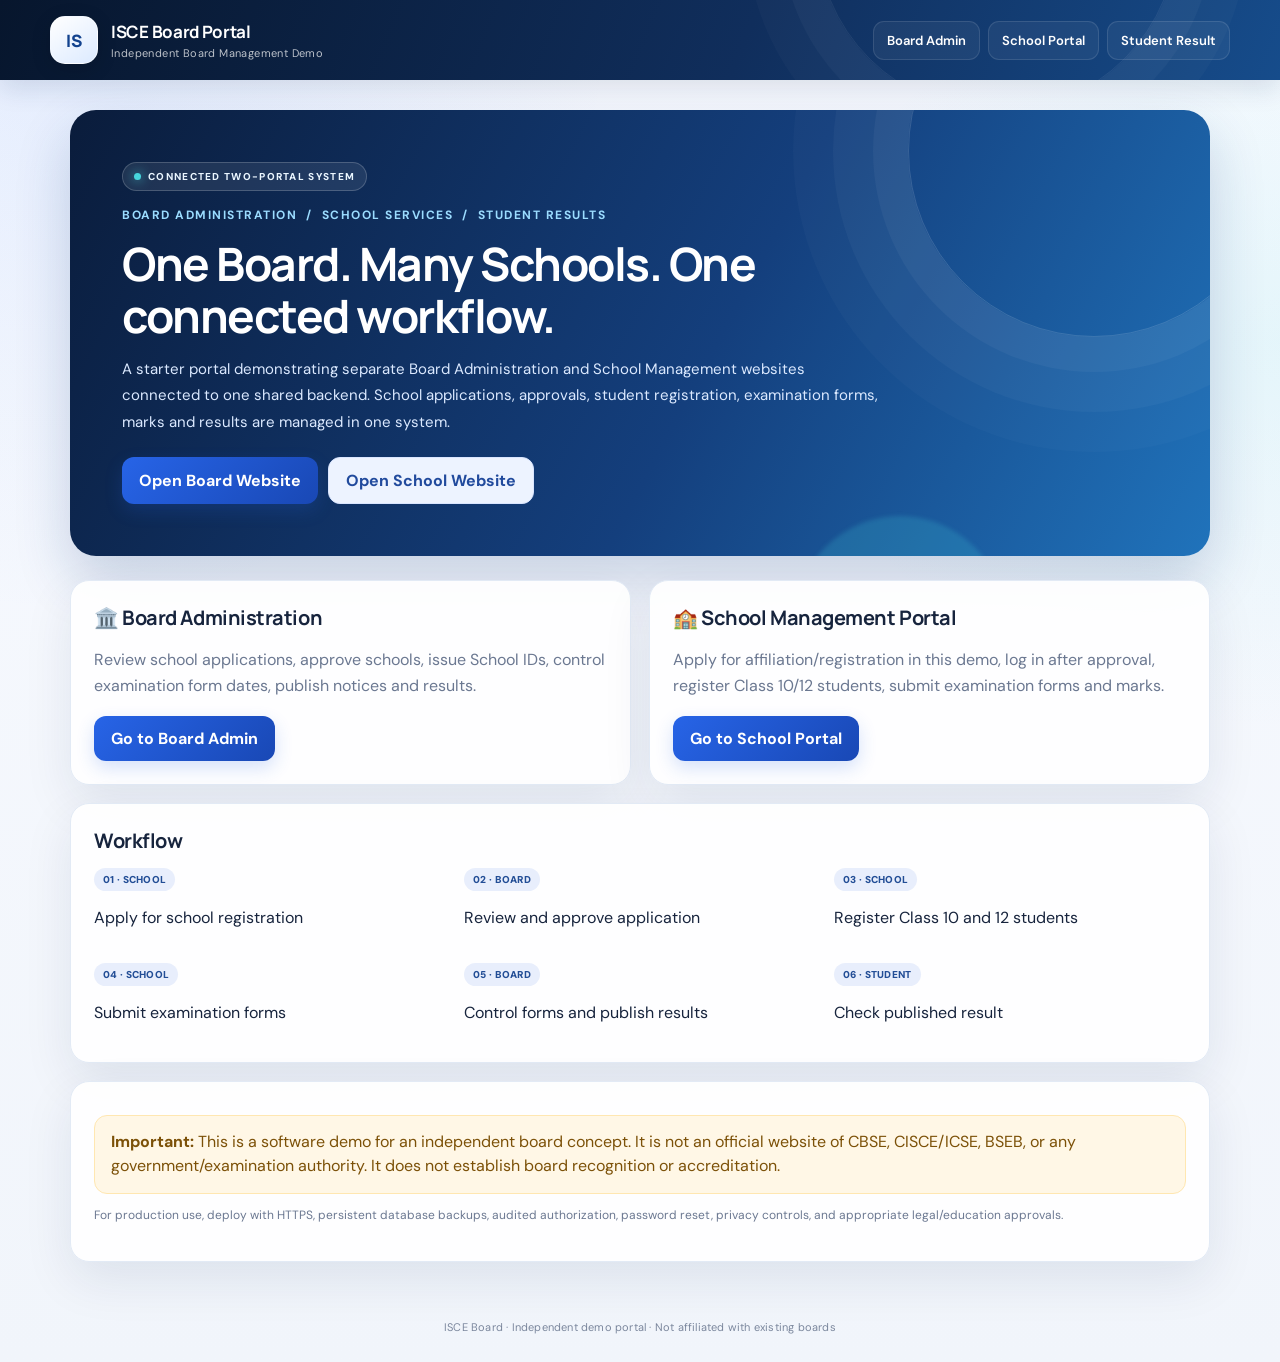
<file: index.html>
<!doctype html><html lang="en"><head><meta charset="utf-8"><meta name="viewport" content="width=device-width,initial-scale=1"><title>ISCE Board Portal</title><link rel="stylesheet" href="/style.css"></head><body><div class="shell"><header class="top"><div class="brand"><div class="logo">IS</div><div><strong>ISCE Board Portal</strong><small>Independent Board Management Demo</small></div></div><nav><a href="/board">Board Admin</a><a href="/school">School Portal</a><a href="/result.html">Student Result</a></nav></header><main class="wrap"><section class="hero"><span class="tag">CONNECTED TWO-PORTAL SYSTEM</span><div style="margin-top:16px;color:#9bdcff;font-size:12px;font-weight:700;letter-spacing:1.5px">BOARD ADMINISTRATION&nbsp; / &nbsp;SCHOOL SERVICES&nbsp; / &nbsp;STUDENT RESULTS</div><h1>One Board. Many Schools. One connected workflow.</h1><p>A starter portal demonstrating separate Board Administration and School Management websites connected to one shared backend. School applications, approvals, student registration, examination forms, marks and results are managed in one system.</p><div class="actions"><a class="btn" href="/board">Open Board Website</a><a class="btn secondary" href="/school">Open School Website</a></div></section><div class="grid"><section class="card half"><h2>🏛️ Board Administration</h2><p class="muted">Review school applications, approve schools, issue School IDs, control examination form dates, publish notices and results.</p><a class="btn" href="/board">Go to Board Admin</a></section><section class="card half"><h2>🏫 School Management Portal</h2><p class="muted">Apply for affiliation/registration in this demo, log in after approval, register Class 10/12 students, submit examination forms and marks.</p><a class="btn" href="/school">Go to School Portal</a></section><section class="card"><h2>Workflow</h2><div class="grid"><div class="third"><span class="pill">01 · School</span><p>Apply for school registration</p></div><div class="third"><span class="pill">02 · Board</span><p>Review and approve application</p></div><div class="third"><span class="pill">03 · School</span><p>Register Class 10 and 12 students</p></div><div class="third"><span class="pill">04 · School</span><p>Submit examination forms</p></div><div class="third"><span class="pill">05 · Board</span><p>Control forms and publish results</p></div><div class="third"><span class="pill">06 · Student</span><p>Check published result</p></div></div></section><section class="card"><div class="notice warning"><strong>Important:</strong> This is a software demo for an independent board concept. It is not an official website of CBSE, CISCE/ICSE, BSEB, or any government/examination authority. It does not establish board recognition or accreditation.</div><p class="muted small">For production use, deploy with HTTPS, persistent database backups, audited authorization, password reset, privacy controls, and appropriate legal/education approvals.</p></section></div></main><footer class="footer">ISCE Board · Independent demo portal · Not affiliated with existing boards</footer></div></body></html>
</file>
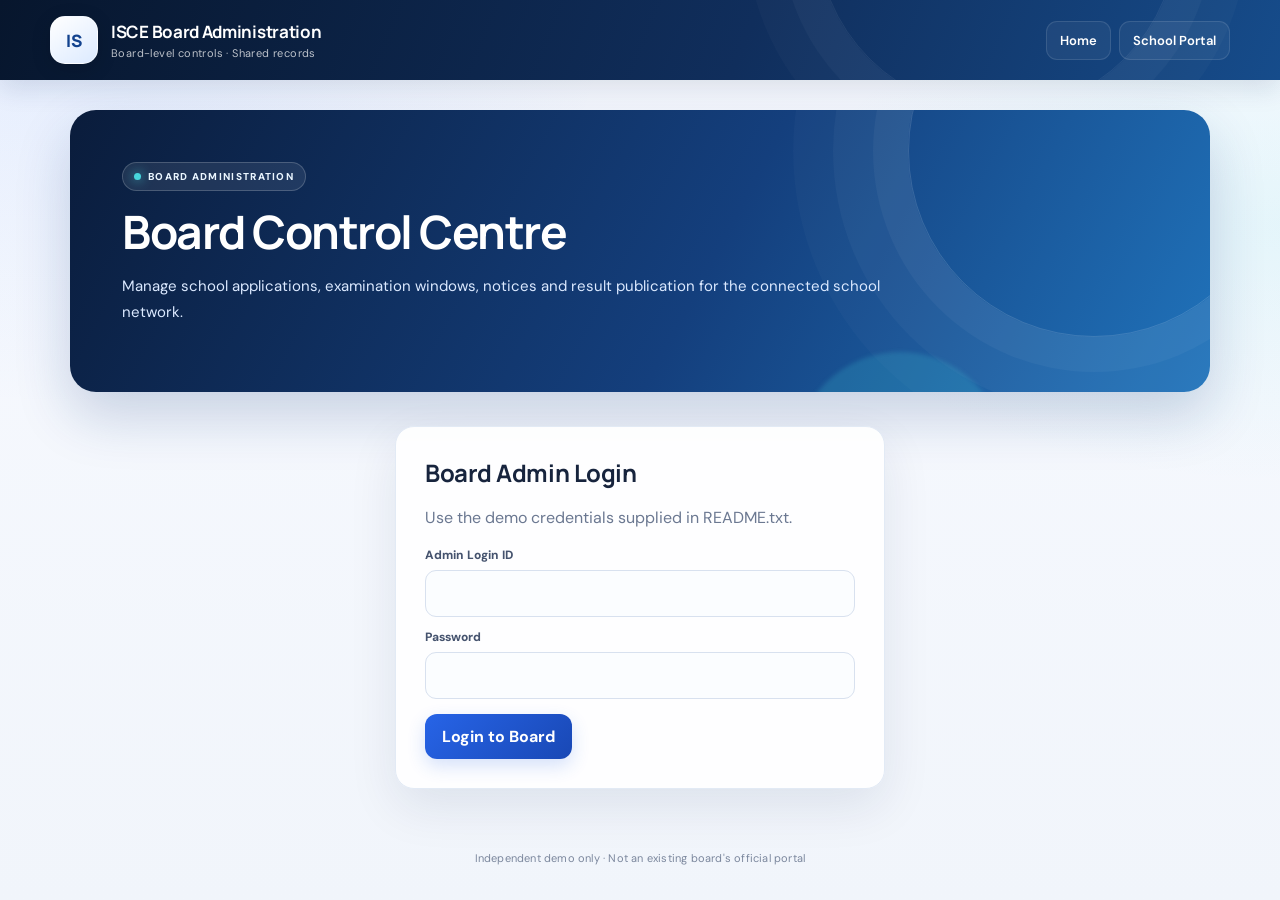
<file: board.html>
<!doctype html><html lang="en"><head><meta charset="utf-8"><meta name="viewport" content="width=device-width,initial-scale=1"><title>Board Admin | ISCE</title><link rel="stylesheet" href="/style.css"><script defer src="/app.js"></script></head><body data-page="board"><header class="top"><div class="brand"><div class="logo">IS</div><div><strong>ISCE Board Administration</strong><small>Board-level controls · Shared records</small></div></div><nav><a href="/">Home</a><a href="/school">School Portal</a></nav></header><main class="wrap"><section class="hero"><span class="tag">BOARD ADMINISTRATION</span><h1>Board Control Centre</h1><p>Manage school applications, examination windows, notices and result publication for the connected school network.</p></section><div id="boardLogin" class="loginbox"><div class="card"><h2>Board Admin Login</h2><p class="muted">Use the demo credentials supplied in README.txt.</p><form id="boardLoginForm"><div class="field"><label>Admin Login ID</label><input id="boardUsername" autocomplete="username" required></div><div class="field" style="margin-top:12px"><label>Password</label><input id="boardPassword" type="password" autocomplete="current-password" required></div><div id="boardMessage" class="hidden"></div><div class="actions"><button>Login to Board</button></div></form></div></div><div id="boardDashboard" class="hidden"><div class="sectiontitle"><h2>Dashboard</h2><button id="boardLogout" class="secondary">Log out</button></div><div class="stats"><div class="stat"><strong id="boardSchoolCount">0</strong><span>Approved schools</span></div><div class="stat"><strong id="boardPendingCount">0</strong><span>Pending applications</span></div><div class="stat"><strong id="boardStudentCount">0</strong><span>Registered students</span></div><div class="stat"><strong id="boardFormsState">—</strong><span>Exam forms</span></div></div><div class="grid"><section class="card"><h2>School Applications</h2><div class="tablewrap"><table><thead><tr><th>School</th><th>Contact</th><th>Status</th><th>Action / School ID</th></tr></thead><tbody id="applicationsTable"></tbody></table></div></section><section class="card"><h2>Approved School Accounts</h2><div class="tablewrap"><table><thead><tr><th>School</th><th>School ID</th><th>Login ID</th><th>Status</th></tr></thead><tbody id="schoolsTable"></tbody></table></div></section><section class="card half"><h2>Examination Controls</h2><form id="boardSettingsForm"><label><input id="formsOpen" type="checkbox" style="width:auto"> Examination/student forms are open</label><br><label><input id="resultsPublished" type="checkbox" style="width:auto"> Results are published</label><hr class="divider"><h3>Publish Notice</h3><div class="field"><label>Notice title</label><input id="noticeTitle" placeholder="e.g. Examination Form Schedule"></div><div class="field" style="margin-top:10px"><label>Notice details</label><textarea id="noticeBody" placeholder="Enter official notice text"></textarea></div><div id="boardSettingsMessage" class="hidden"></div><div class="actions"><button>Save Board Settings</button></div></form></section><section class="card half"><h2>Board Notices</h2><div id="boardNotices"></div></section></div></div></main><footer class="footer">Independent demo only · Not an existing board's official portal</footer></body></html>
</file>
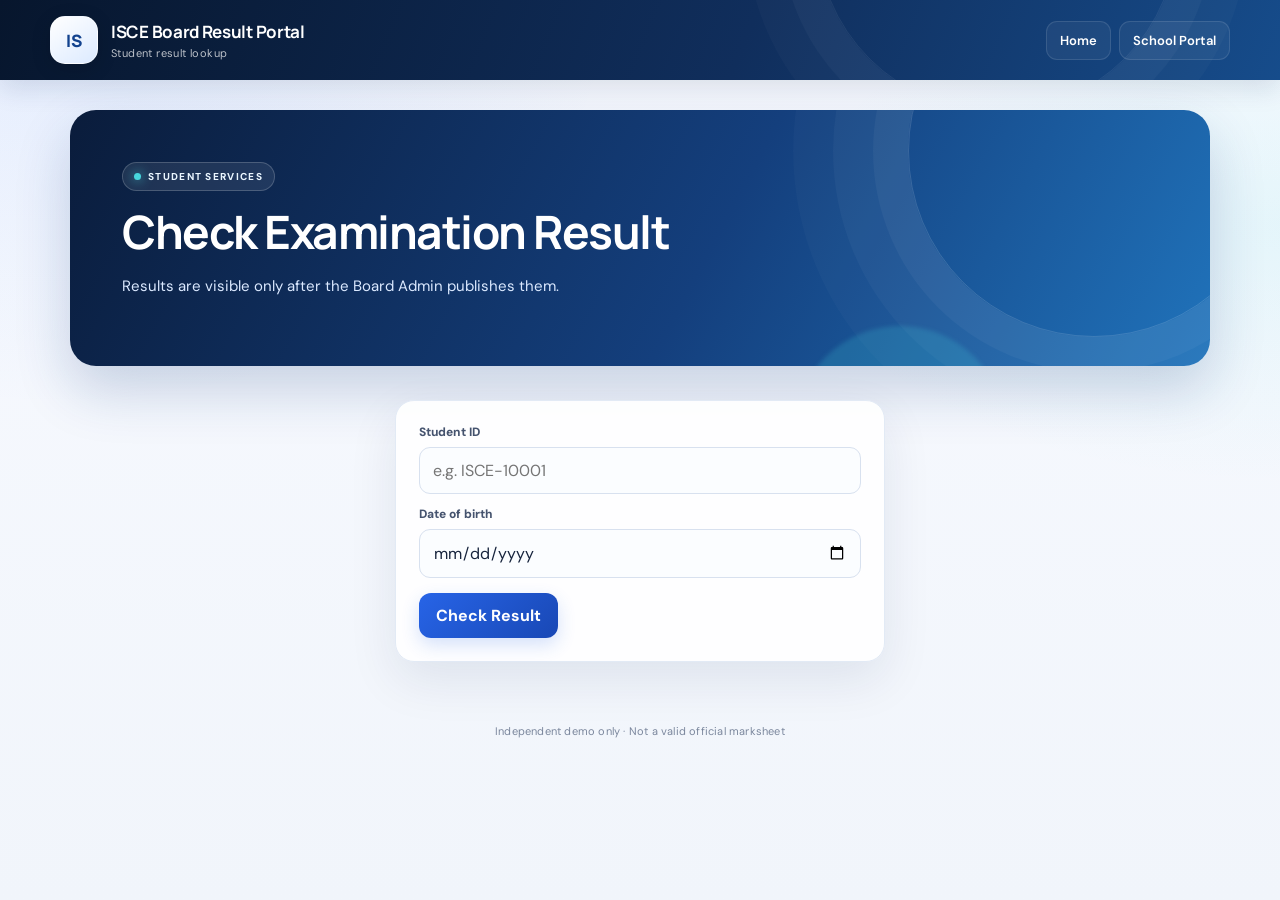
<file: result.html>
<!doctype html><html lang="en"><head><meta charset="utf-8"><meta name="viewport" content="width=device-width,initial-scale=1"><title>Student Result | ISCE</title><link rel="stylesheet" href="/style.css"><script defer src="/app.js"></script></head><body data-page="result"><header class="top"><div class="brand"><div class="logo">IS</div><div><strong>ISCE Board Result Portal</strong><small>Student result lookup</small></div></div><nav><a href="/">Home</a><a href="/school">School Portal</a></nav></header><main class="wrap"><section class="hero"><span class="tag">STUDENT SERVICES</span><h1>Check Examination Result</h1><p>Results are visible only after the Board Admin publishes them.</p></section><section class="card loginbox"><form id="resultForm"><div class="field"><label>Student ID</label><input id="resultStudentId" required placeholder="e.g. ISCE-10001"></div><div class="field" style="margin-top:12px"><label>Date of birth</label><input id="resultDob" type="date" required></div><div id="resultMessage" class="hidden"></div><div class="actions"><button>Check Result</button></div></form><div id="resultCard" class="hidden" style="margin-top:18px"></div></section></main><footer class="footer">Independent demo only · Not a valid official marksheet</footer></body></html>
</file>
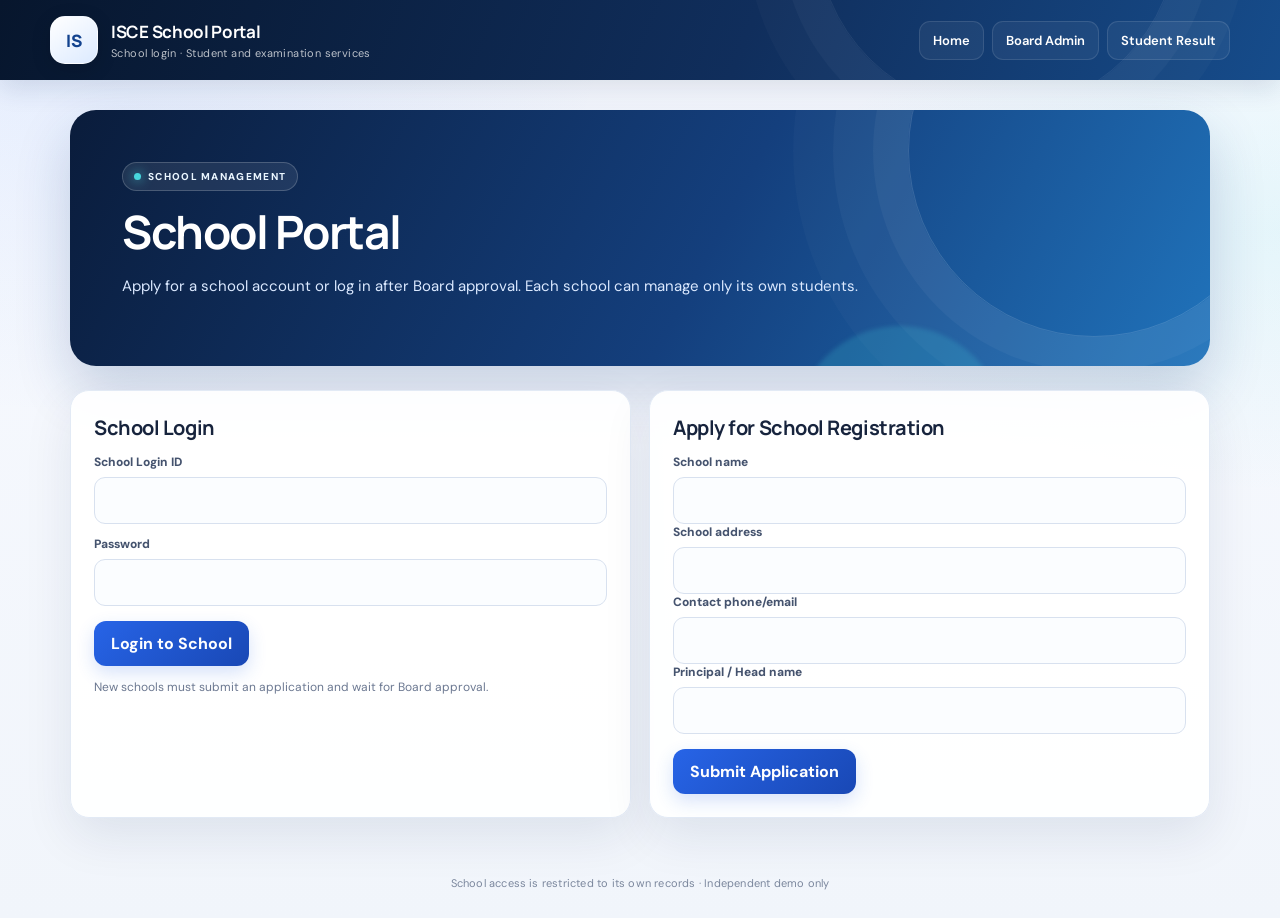
<file: school.html>
<!doctype html><html lang="en"><head><meta charset="utf-8"><meta name="viewport" content="width=device-width,initial-scale=1"><title>School Portal | ISCE</title><link rel="stylesheet" href="/style.css"><script defer src="/app.js"></script></head><body data-page="school"><header class="top"><div class="brand"><div class="logo">IS</div><div><strong>ISCE School Portal</strong><small>School login · Student and examination services</small></div></div><nav><a href="/">Home</a><a href="/board">Board Admin</a><a href="/result.html">Student Result</a></nav></header><main class="wrap"><section class="hero"><span class="tag">SCHOOL MANAGEMENT</span><h1>School Portal</h1><p>Apply for a school account or log in after Board approval. Each school can manage only its own students.</p></section><div id="schoolLogin" class="grid"><section class="card half"><h2>School Login</h2><form id="schoolLoginForm"><div class="field"><label>School Login ID</label><input id="schoolUsername" autocomplete="username" required></div><div class="field" style="margin-top:12px"><label>Password</label><input id="schoolPassword" type="password" autocomplete="current-password" required></div><div id="schoolMessage" class="hidden"></div><div class="actions"><button>Login to School</button></div></form><p class="muted small">New schools must submit an application and wait for Board approval.</p></section><section class="card half"><h2>Apply for School Registration</h2><form id="applyForm"><div class="field"><label>School name</label><input id="applyName" required></div><div class="field"><label>School address</label><input id="applyAddress" required></div><div class="field"><label>Contact phone/email</label><input id="applyContact" required></div><div class="field"><label>Principal / Head name</label><input id="applyPrincipal"></div><div id="applyMessage" class="hidden"></div><div class="actions"><button>Submit Application</button></div></form></section></div><div id="schoolDashboard" class="hidden"><div class="sectiontitle"><div><h2 id="schoolWelcome">School Dashboard</h2><span class="muted">School ID: <strong id="schoolIdLabel"></strong></span></div><button id="schoolLogout" class="secondary">Log out</button></div><div class="stats"><div class="stat"><strong id="schoolStudentCount">0</strong><span>Students</span></div><div class="stat"><strong id="schoolFormsState">—</strong><span>Board forms</span></div><div class="stat"><strong id="schoolResultsState">—</strong><span>Result status</span></div><div class="stat"><strong>10 / 12</strong><span>Classes supported</span></div></div><div class="grid"><section class="card half"><h2>Register Student</h2><form id="studentForm" class="formgrid"><div class="field full"><label>Student full name</label><input id="studentName" required></div><div class="field"><label>Father / Guardian name</label><input id="fatherName"></div><div class="field"><label>Date of birth</label><input id="studentDob" type="date" required></div><div class="field"><label>Class</label><select id="classLevel"><option value="10">Class 10</option><option value="12">Class 12</option></select></div><div class="field"><label>Class 12 stream</label><select id="stream"><option>Arts</option><option>Science</option><option>Commerce</option><option>Vocational</option></select></div><div id="studentMessage" class="hidden field full"></div><div class="actions field full"><button>Register Student</button></div></form></section><section class="card half"><h2>Board Notices</h2><div id="schoolNotices"></div><div class="notice warning small">Admit cards and final results require additional Board verification in this starter demo. Never treat demo output as a valid examination document.</div></section><section class="card"><h2>Student Records / Examination Forms</h2><p class="muted">Submit an examination form for a registered student or send marks to the Board for review.</p><div class="tablewrap"><table><thead><tr><th>Student ID</th><th>Name</th><th>Class</th><th>Exam form</th><th>Actions</th></tr></thead><tbody id="studentTable"></tbody></table></div></section></div></div></main><footer class="footer">School access is restricted to its own records · Independent demo only</footer></body></html>
</file>
<file: style.css>
@import url('https://fonts.googleapis.com/css2?family=DM+Sans:wght@400;500;600;700&family=Manrope:wght@400;500;600;700;800&display=swap');
:root{--navy:#091a35;--navy2:#102e5c;--blue:#2764e7;--cyan:#47d6dc;--ink:#17243d;--muted:#6b7891;--line:#e2eaf5;--surface:#ffffff;--bg:#f4f7fc;--green:#16835c;--shadow:0 18px 50px rgba(13,37,79,.09)}
*{box-sizing:border-box}
html{scroll-behavior:smooth}
body{margin:0;font-family:'DM Sans',system-ui,-apple-system,Segoe UI,sans-serif;color:var(--ink);background:radial-gradient(ellipse at 5% 0%,rgba(65,127,245,.11),transparent 32%),radial-gradient(ellipse at 100% 25%,rgba(71,214,220,.10),transparent 27%),linear-gradient(180deg,#f8faff 0%,#f1f5fb 100%);min-height:100vh}
a{color:inherit;text-decoration:none}
button,input,select,textarea{font:inherit}
button,.btn{border:0;border-radius:12px;background:linear-gradient(135deg,#2764e7,#1948b5);color:white;padding:12px 17px;cursor:pointer;font-weight:700;display:inline-flex;align-items:center;justify-content:center;gap:8px;box-shadow:0 7px 18px rgba(39,100,231,.19);transition:transform .18s,box-shadow .18s,filter .18s}
button:hover,.btn:hover{transform:translateY(-2px);box-shadow:0 11px 24px rgba(39,100,231,.24);filter:saturate(1.1)}
button.secondary,.btn.secondary{background:#edf3ff;color:#214a9d;box-shadow:none;border:1px solid #d9e5ff}
button.danger{background:linear-gradient(135deg,#df5353,#b92e3e);box-shadow:0 7px 18px #b92e3e22}
.shell{min-height:100vh}
.top{position:relative;overflow:hidden;background:linear-gradient(112deg,#07162d 0%,#102e5c 58%,#164c8b 100%);color:white;padding:16px max(20px,calc((100% - 1180px)/2));display:flex;align-items:center;justify-content:space-between;gap:20px;box-shadow:0 8px 25px #102e5c22}
.top:after{content:"";position:absolute;width:360px;height:360px;border:1px solid #ffffff12;border-radius:50%;right:8%;top:-250px;box-shadow:0 0 0 35px #ffffff08,0 0 0 70px #ffffff05;pointer-events:none}
.brand{display:flex;align-items:center;gap:13px;position:relative;z-index:1}
.logo{width:48px;height:48px;border-radius:15px;background:linear-gradient(145deg,#fff,#dceaff);color:#12428e;display:grid;place-items:center;font-family:Manrope,sans-serif;font-weight:900;font-size:17px;box-shadow:0 5px 20px #0002;border:1px solid #ffffff90}
.brand strong{display:block;font-family:Manrope,sans-serif;font-size:17px;letter-spacing:-.3px}
.brand small{display:block;opacity:.72;margin-top:3px;font-size:11px;letter-spacing:.4px}
.top nav{display:flex;gap:8px;flex-wrap:wrap;position:relative;z-index:1}
.top nav a{padding:10px 13px;border-radius:11px;background:#ffffff0d;border:1px solid #ffffff1c;font-size:13px;font-weight:600;transition:.18s}
.top nav a:hover{background:#ffffff20;transform:translateY(-1px)}
.wrap{max-width:1180px;margin:30px auto;padding:0 20px}
.hero{position:relative;isolation:isolate;overflow:hidden;background:linear-gradient(118deg,#0a1c3b 0%,#143f7d 56%,#2073bb 100%);color:#fff;border-radius:26px;padding:clamp(25px,5vw,52px);margin-bottom:24px;box-shadow:0 24px 55px rgba(17,57,120,.2)}
.hero:before{content:"";position:absolute;z-index:-1;width:370px;height:370px;right:-70px;top:-145px;border-radius:50%;border:1px solid #ffffff25;box-shadow:0 0 0 35px #ffffff0a,0 0 0 75px #ffffff08,0 0 0 115px #ffffff05}
.hero:after{content:"";position:absolute;z-index:-1;width:210px;height:210px;right:18%;bottom:-170px;border-radius:50%;background:#47d6dc30;filter:blur(2px)}
.hero h1{font-family:Manrope,sans-serif;font-size:clamp(29px,4.5vw,46px);line-height:1.12;letter-spacing:-1.5px;margin:15px 0 14px;max-width:790px}
.hero p{max-width:760px;line-height:1.75;color:#dbe9ff;font-size:15px}
.hero .btn{margin-top:7px}
.tag{display:inline-flex;align-items:center;gap:7px;padding:7px 11px;border-radius:30px;background:#ffffff15;border:1px solid #ffffff30;font-size:10px;font-weight:800;letter-spacing:1.3px;text-transform:uppercase;color:#eaf6ff}
.tag:before{content:"";width:7px;height:7px;background:var(--cyan);border-radius:50%;box-shadow:0 0 12px var(--cyan)}
.grid{display:grid;grid-template-columns:repeat(12,minmax(0,1fr));gap:18px}
.card{grid-column:span 12;position:relative;background:rgba(255,255,255,.93);border:1px solid #e2eaf5;border-radius:19px;padding:23px;box-shadow:var(--shadow);transition:transform .2s,border-color .2s}
.card h2,.card h3{font-family:Manrope,sans-serif;letter-spacing:-.45px;margin:0 0 13px}
.card h2{font-size:20px}.card h3{font-size:16px}
.card.half,.half{grid-column:span 6}.third{grid-column:span 4}
.card.half:hover,.card.third:hover{border-color:#c8d9fb}
.muted{color:var(--muted);line-height:1.65}
.stats{display:grid;grid-template-columns:repeat(4,minmax(0,1fr));gap:14px;margin:20px 0}
.stat{position:relative;overflow:hidden;background:linear-gradient(145deg,#fff,#f8fbff);border:1px solid var(--line);padding:19px;border-radius:17px;box-shadow:0 8px 25px #183b7210}
.stat:after{content:"";position:absolute;width:72px;height:72px;right:-28px;bottom:-35px;border-radius:50%;background:#dbe8ff80}
.stat strong{font-family:Manrope,sans-serif;font-size:29px;letter-spacing:-1px;display:block;color:#17458f}
.stat span{font-size:12px;color:#66748e;font-weight:600}
.formgrid{display:grid;grid-template-columns:repeat(2,minmax(0,1fr));gap:14px}
.field{display:flex;flex-direction:column;gap:7px;min-width:0}
.field.full{grid-column:1/-1}
label{font-size:12px;font-weight:800;color:#45536e}
input,select,textarea{border:1px solid #d8e1ef;border-radius:11px;padding:12px 13px;background:#fbfdff;width:100%;min-width:0;color:#17243d;outline:none;transition:border .18s,box-shadow .18s}
input:focus,select:focus,textarea:focus{border-color:#6c99f4;box-shadow:0 0 0 4px #2d6be717;background:#fff}
textarea{min-height:95px;resize:vertical}
.actions{display:flex;gap:10px;flex-wrap:wrap;margin-top:15px}
.notice{padding:14px 16px;border-radius:13px;background:#edf5ff;color:#214b8e;border:1px solid #dceaff;margin:10px 0;line-height:1.55}
.warning{background:#fff7e6;color:#7c5108;border-color:#ffe7b1}
.success{background:#eaf9f0;color:#17653a;border-color:#c9eed8}
.error{background:#fff0f0;color:#9b2323;border-color:#ffd5d5}
.tablewrap{overflow-x:auto;border:1px solid #e7edf6;border-radius:12px}
table{border-collapse:collapse;width:100%;min-width:650px;background:#fff}
th,td{text-align:left;padding:13px 14px;border-bottom:1px solid #edf0f5;font-size:13px;vertical-align:top}
th{background:#f3f7fd;color:#4c5b77;font-size:11px;text-transform:uppercase;letter-spacing:.6px}
tr:last-child td{border-bottom:0}tbody tr:hover{background:#fbfdff}
.pill{padding:5px 9px;border-radius:20px;font-size:10px;font-weight:850;letter-spacing:.3px;background:#e8eefc;color:#234e96;display:inline-block;text-transform:uppercase}
.pill.pending{background:#fff0cc;color:#825300}.pill.approved,.pill.published{background:#e1f7e9;color:#1d6a3b}.pill.rejected{background:#ffe5e5;color:#9b2424}
.sectiontitle{display:flex;justify-content:space-between;gap:12px;align-items:center;margin:22px 0 12px}
.sectiontitle h2{font-family:Manrope,sans-serif;margin:0;letter-spacing:-.5px}
.hidden{display:none!important}
.loginbox{max-width:490px;margin:34px auto}
.loginbox .card{padding:29px}
.loginbox h2{font-size:24px}
.small{font-size:12px}
.divider{border:0;border-top:1px solid #edf0f5;margin:20px 0}
.footer{text-align:center;padding:28px 18px;color:#7b879d;font-size:11px;letter-spacing:.2px}
.mobilehide{display:block}
body[data-page="board"] .hero,body[data-page="school"] .hero,body[data-page="result"] .hero{margin-top:4px}
body[data-page="board"] .card,body[data-page="school"] .card{animation:fadeUp .35s ease both}
@keyframes fadeUp{from{opacity:0;transform:translateY(7px)}to{opacity:1;transform:translateY(0)}}
@media(max-width:760px){.top{align-items:flex-start;flex-direction:column;padding:15px 18px}.top nav{width:100%}.top nav a{font-size:12px;padding:9px 10px}.wrap{margin:19px auto;padding:0 13px}.hero{padding:25px 21px;border-radius:21px}.hero h1{letter-spacing:-.8px}.half,.third,.card.half{grid-column:span 12}.stats{grid-template-columns:repeat(2,minmax(0,1fr));gap:10px}.stat{padding:15px}.stat strong{font-size:25px}.formgrid{grid-template-columns:1fr}.field.full{grid-column:auto}.card{padding:18px;border-radius:16px}.loginbox{margin:20px auto}.mobilehide{display:none}}
@media(prefers-reduced-motion:reduce){*{animation:none!important;scroll-behavior:auto!important;transition:none!important}}
</file>
